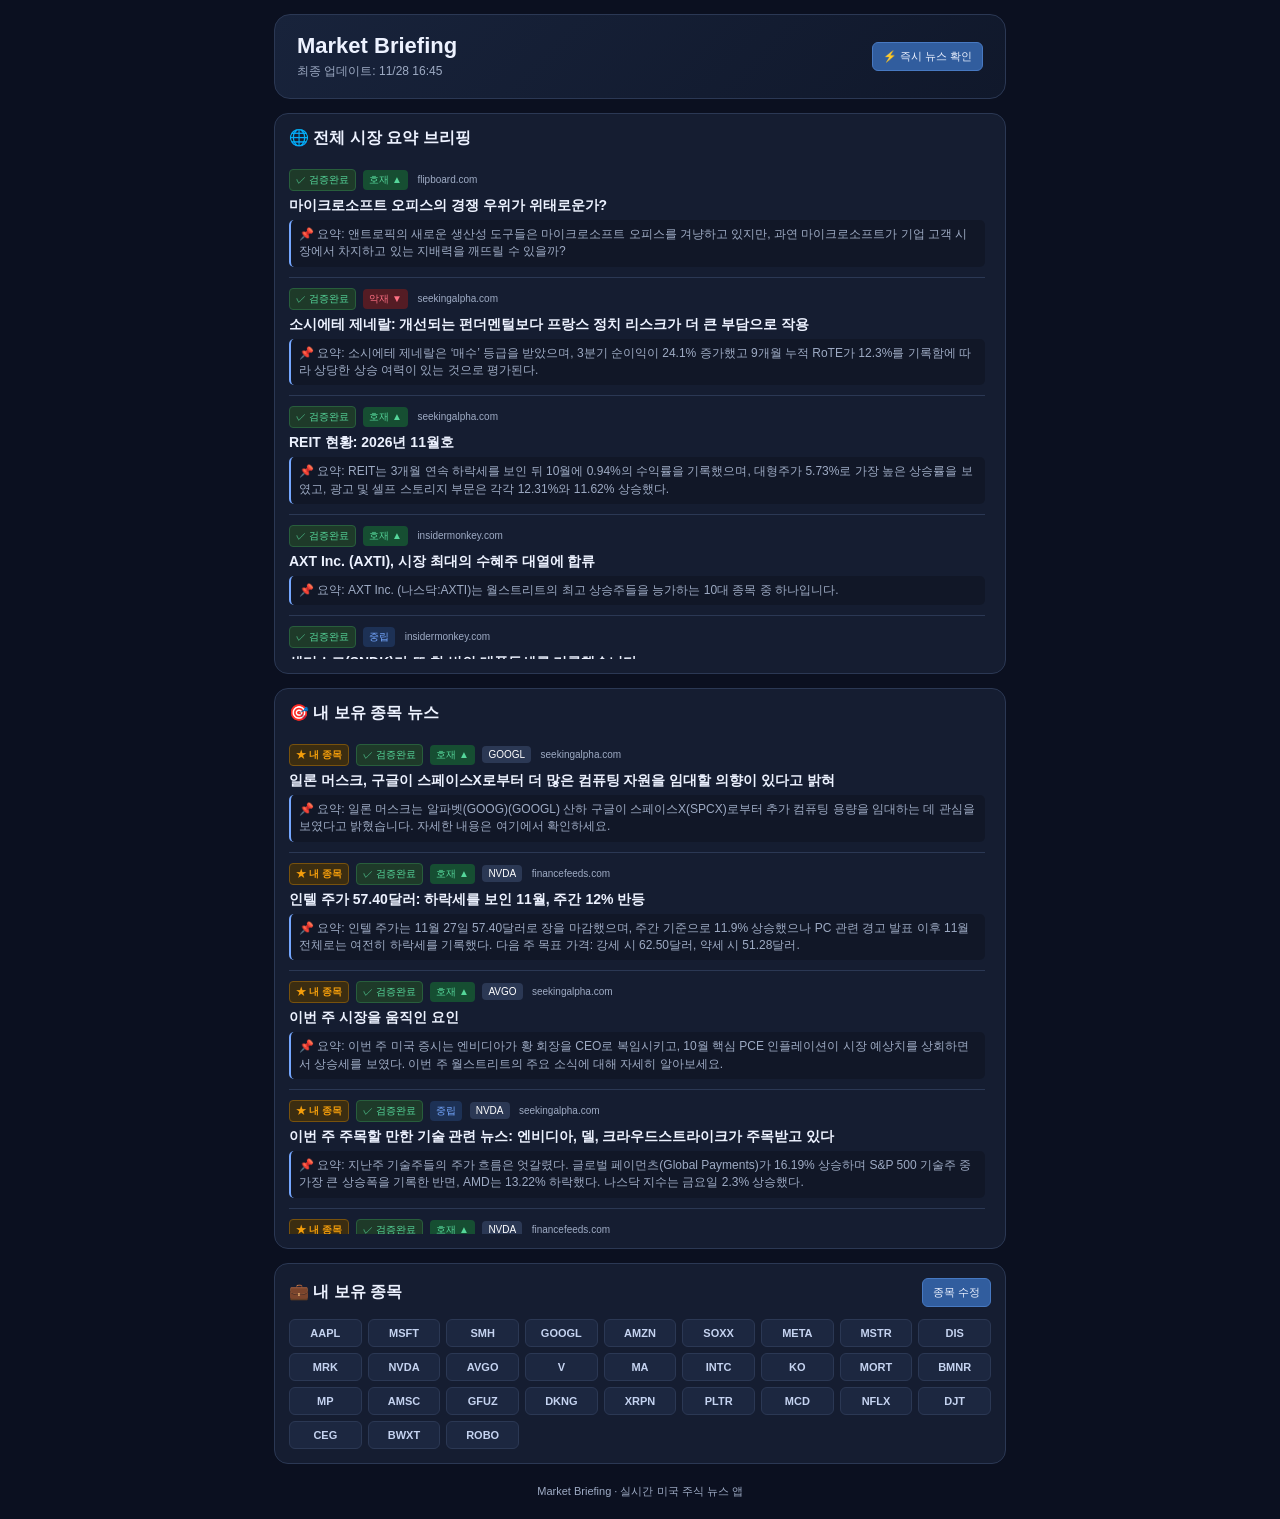
<file: index.html>
<!DOCTYPE html>
<html lang="ko">
<head>
  <meta charset="UTF-8">
  <meta name="viewport" content="width=device-width, initial-scale=1.0">
  <title>Market Briefing</title>

  <link rel="manifest" href="manifest.json">
  <meta name="mobile-web-app-capable" content="yes">
  <meta name="apple-mobile-web-app-capable" content="yes">
  <meta name="apple-mobile-web-app-status-bar-style" content="black-translucent">
  <meta name="theme-color" content="#0b1020">

  <link rel="icon" href="icon.svg" type="image/svg+xml">
  <link rel="apple-touch-icon" href="icon.svg">

  <style>
    * {
      box-sizing: border-box;
    }

    :root {
      --bg: #0b1020;
      --panel: #151d31;
      --panel2: #1c2740;
      --line: #2b3854;
      --text: #edf2ff;
      --muted: #9eabc4;
      --accent: #75a7ff;
      --good: #55d69a;
      --bad: #ff7185;
      --my-stock: #f59e0b;
    }

    body {
      margin: 0;
      background: var(--bg);
      color: var(--text);
      font-family: -apple-system, BlinkMacSystemFont, "Segoe UI", Roboto, sans-serif;
    }

    .container {
      max-width: 760px;
      margin: auto;
      padding: 14px;
    }

    .header {
      background: linear-gradient(135deg, #18233b, #10182b);
      border: 1px solid var(--line);
      border-radius: 16px;
      padding: 18px 22px;
      margin-bottom: 14px;
      display: flex;
      justify-content: space-between;
      align-items: center;
      flex-wrap: wrap;
      gap: 10px;
    }

    h1 {
      margin: 0 0 4px;
      font-size: 22px;
    }

    .date {
      color: var(--muted);
      font-size: 12px;
    }

    .section {
      background: var(--panel);
      border: 1px solid var(--line);
      border-radius: 14px;
      padding: 14px;
      margin-bottom: 14px;
    }

    h2 {
      font-size: 16px;
      margin: 0 0 10px;
      display: flex;
      align-items: center;
      gap: 6px;
    }

    /* 누적 기사를 편하게 스크롤할 수 있도록 높이 500px로 확숙 */
    .news-scroll-container {
      max-height: 500px;
      overflow-y: auto;
      padding-right: 6px;
    }

    .news-scroll-container::-webkit-scrollbar {
      width: 6px;
    }

    .news-scroll-container::-webkit-scrollbar-track {
      background: rgba(0, 0, 0, 0.1);
      border-radius: 3px;
    }

    .news-scroll-container::-webkit-scrollbar-thumb {
      background: var(--line);
      border-radius: 3px;
    }

    .news-scroll-container::-webkit-scrollbar-thumb:hover {
      background: var(--accent);
    }

    .news {
      padding: 10px 0;
      border-bottom: 1px solid var(--line);
    }

    .news:last-child {
      border: 0;
      padding-bottom: 0;
    }

    .tag {
      display: inline-block;
      color: var(--accent);
      background: #1d3155;
      border-radius: 4px;
      padding: 3px 6px;
      font-size: 10px;
      margin-bottom: 5px;
      margin-right: 3px;
    }

    .tag-my {
      background: #3b2d11;
      color: var(--my-stock);
      border: 1px solid #78520d;
      font-weight: bold;
    }

    .tag-verified {
      background: #1e3a29;
      color: var(--good);
      border: 1px solid #285e3c;
    }

    .news-title {
      font-weight: 700;
      font-size: 14px;
      margin-bottom: 5px;
      line-height: 1.35;
    }

    .news-title a {
      color: var(--text);
      text-decoration: none;
    }

    .news-title a:hover {
      text-decoration: underline;
    }

    .news-text {
      color: var(--muted);
      font-size: 12px;
      line-height: 1.45;
      background: rgba(0, 0, 0, 0.2);
      padding: 6px 8px;
      border-radius: 5px;
      border-left: 2px solid var(--accent);
    }

    .toolbar {
      display: flex;
      gap: 8px;
      align-items: center;
      justify-content: space-between;
      margin-bottom: 12px;
    }

    .toolbar h2 {
      margin: 0;
    }

    .edit-area {
      display: flex;
      gap: 4px;
      align-items: center;
      flex-grow: 1;
      justify-content: flex-end;
    }

    .inline-input {
      background: #0e1628;
      color: var(--text);
      border: 1px solid var(--accent);
      border-radius: 6px;
      padding: 5px 8px;
      font-size: 12px;
      width: 100%;
      max-width: 280px;
    }

    .button {
      border: 1px solid var(--line);
      background: var(--panel2);
      color: var(--text);
      border-radius: 6px;
      padding: 6px 10px;
      font-size: 11px;
      cursor: pointer;
      white-space: nowrap;
    }

    .button.primary {
      background: #315d9e;
      border-color: #4779c2;
    }

    .button:hover {
      filter: brightness(1.15);
    }

    .portfolio {
      display: grid;
      grid-template-columns: repeat(auto-fill, minmax(68px, 1fr));
      gap: 6px;
    }

    .stock {
      background: var(--panel2);
      border: 1px solid var(--line);
      border-radius: 6px;
      padding: 7px 0;
      text-align: center;
      font-weight: 700;
      font-size: 11px;
      color: #c5d3f0;
      width: 100%;
    }

    .footer {
      text-align: center;
      color: var(--muted);
      font-size: 11px;
      padding: 6px;
    }
  </style>
</head>

<body>

  <div class="container">

    <header class="header">
      <div>
        <h1>Market Briefing</h1>
        <div class="date" id="lastUpdated">미국 자본시장 · 실시간 뉴스 브리핑</div>
      </div>
      <button class="button primary" id="checkNewsBtn">⚡ 즉시 뉴스 확인</button>
    </header>

    <section class="section">
      <h2>🌐 전체 시장 요약 브리핑</h2>
      <div id="marketNewsContainer" class="news-scroll-container">
        <div class="news-text">전체 시장 뉴스를 불러오는 중입니다...</div>
      </div>
    </section>

    <section class="section">
      <h2>🎯 내 보유 종목 뉴스</h2>
      <div id="portfolioNewsContainer" class="news-scroll-container">
        <div class="news-text">보유 종목 뉴스를 불러오는 중입니다...</div>
      </div>
    </section>

    <section class="section">
      <div class="toolbar">
        <h2>💼 내 보유 종목</h2>
        <div id="editControls" class="edit-area">
          <button class="button primary" id="editBtn">종목 수정</button>
        </div>
      </div>

      <div class="portfolio" id="portfolio"></div>
    </section>

    <div class="footer">
      Market Briefing · 실시간 미국 주식 뉴스 앱
    </div>

  </div>

  <script>
    const defaultTickers = [
      "AAPL", "MSFT", "SMH", "GOOGL", "AMZN", "SOXX", "META", "MSTR",
      "DIS", "MRK", "NVDA", "AVGO", "V", "MA", "INTC", "KO",
      "MORT", "BMNR", "MP", "AMSC", "GFUZ", "DKNG", "XRPN", "PLTR",
      "MCD", "NFLX", "DJT", "CEG", "BWXT", "ROBO"
    ];

    const key = "marketBriefingTickers";
    let tickers = [];
    let newsData = { updated_at: "", market_news: [], portfolio_news: [] };

    const portfolio = document.getElementById("portfolio");
    const editControls = document.getElementById("editControls");
    const marketNewsContainer = document.getElementById("marketNewsContainer");
    const portfolioNewsContainer = document.getElementById("portfolioNewsContainer");
    const lastUpdatedEl = document.getElementById("lastUpdated");
    const checkNewsBtn = document.getElementById("checkNewsBtn");

    function escapeHtml(str) {
      if (!str) return "";
      return String(str)
        .replace(/&/g, "&amp;")
        .replace(/</g, "&lt;")
        .replace(/>/g, "&gt;")
        .replace(/"/g, "&quot;")
        .replace(/'/g, "&#039;");
    }

    function load() {
      try {
        const stored = localStorage.getItem(key);
        tickers = stored ? JSON.parse(stored) : defaultTickers;
      } catch (e) {
        tickers = defaultTickers;
      }

      renderPortfolio();
      renderEditButton();
      fetchNews();
    }

    function renderPortfolio() {
      portfolio.innerHTML = "";
      tickers.forEach(ticker => {
        const el = document.createElement("div");
        el.className = "stock";
        el.textContent = ticker;
        portfolio.appendChild(el);
      });
    }

    function renderEditButton() {
      editControls.innerHTML = `<button class="button primary" id="editBtn">종목 수정</button>`;
      document.getElementById("editBtn").onclick = startInlineEdit;
    }

    function startInlineEdit() {
      editControls.innerHTML = `
        <input type="text" class="inline-input" id="inlineInput" value="${escapeHtml(tickers.join(', '))}" placeholder="티커 입력 (예: NVDA, MSTR)">
        <button class="button primary" id="saveInlineBtn">저장</button>
        <button class="button" id="cancelInlineBtn">취소</button>
      `;

      document.getElementById("saveInlineBtn").onclick = () => {
        const val = document.getElementById("inlineInput").value;
        const next = val.split(",").map(x => x.trim().toUpperCase()).filter(Boolean);
        if (!next.length) return;

        tickers = [...new Set(next)];
        localStorage.setItem(key, JSON.stringify(tickers));
        renderPortfolio();
        renderAllNews();
        renderEditButton();
      };

      document.getElementById("cancelInlineBtn").onclick = renderEditButton;
    }

    async function fetchNews() {
      checkNewsBtn.textContent = "🔄 업데이트 중...";
      try {
        const res = await fetch(`news.json?t=${Date.now()}`);
        if (!res.ok) throw new Error("news.json 불러오기 실패");
        
        newsData = await res.json();
        
        if (newsData.updated_at) {
          const dateObj = new Date(newsData.updated_at);
          if (!isNaN(dateObj.getTime())) {
            const month = dateObj.getMonth() + 1;
            const date = dateObj.getDate();
            const hours = String(dateObj.getHours()).padStart(2, '0');
            const minutes = String(dateObj.getMinutes()).padStart(2, '0');
            lastUpdatedEl.textContent = `최종 업데이트: ${month}/${date} ${hours}:${minutes}`;
          }
        }
        
        renderAllNews();
      } catch (err) {
        console.error(err);
        const errHtml = `<div class="news-text">뉴스를 수집하는 중입니다. 잠시 후 [⚡ 즉시 뉴스 확인]을 눌러주세요.</div>`;
        marketNewsContainer.innerHTML = errHtml;
        portfolioNewsContainer.innerHTML = errHtml;
      } finally {
        checkNewsBtn.textContent = "⚡ 즉시 뉴스 확인";
      }
    }

    function renderNewsList(articles, container) {
      if (!articles || articles.length === 0) {
        container.innerHTML = `<div class="news-text">해당하는 뉴스가 없습니다.</div>`;
        return;
      }

      container.innerHTML = articles.map(art => {
        const symbol = art.symbol ? art.symbol.toUpperCase() : "";
        const score = typeof art.sentiment_score === "number" ? art.sentiment_score : 0;
        const isCrossVerified = art.cross_verified || false;

        let sentimentText = "중립";
        let tagStyle = "background: #1d3155; color: #75a7ff;";

        if (score > 0.05) {
          sentimentText = "호재 ▲";
          tagStyle = "background: #164e32; color: #55d69a;";
        } else if (score < -0.05) {
          sentimentText = "악재 ▼";
          tagStyle = "background: #541c24; color: #ff7185;";
        }

        const titleKo = escapeHtml(art.title_ko || art.title || "제목 없음");
        const snippetKo = escapeHtml(art.snippet_ko || art.snippet || "상세 요약이 없습니다.");
        const url = art.url ? escapeHtml(art.url) : "#";
        const source = escapeHtml(art.source || "News Feed");
        const isMy = symbol && tickers.includes(symbol);

        return `
          <div class="news">
            <div>
              ${isMy ? `<span class="tag tag-my">★ 내 종목</span>` : ""}
              ${isCrossVerified ? `<span class="tag tag-verified">✓ 검증완료</span>` : ""}
              <span class="tag" style="${tagStyle}">${sentimentText}</span>
              ${symbol ? `<span class="tag" style="background:#2b3854; color:#fff;">${symbol}</span>` : ""}
              <span class="tag" style="background:transparent; color:var(--muted); padding:0 2px;">${source}</span>
            </div>
            <div class="news-title">
              <a href="${url}" target="_blank" rel="noopener noreferrer">${titleKo}</a>
            </div>
            <div class="news-text">📌 요약: ${snippetKo}</div>
          </div>
        `;
      }).join("");
    }

    function renderAllNews() {
      const activeTickers = new Set(tickers);

      // 1. 보유 종목 뉴스 선택
      const portfolioArticles = (newsData.portfolio_news || []).filter(art => {
        const sym = art.symbol ? art.symbol.toUpperCase() : "";
        return activeTickers.has(sym);
      });

      // 보유 종목 칸에 출력되는 기사의 URL 기록
      const portfolioUrls = new Set(portfolioArticles.map(a => a.url));

      // 2. 전체 시장 뉴스에서 보유 종목 관련 기사 완전히 제거 (중복 차단)
      const marketArticles = (newsData.market_news || []).filter(art => {
        const sym = art.symbol ? art.symbol.toUpperCase() : "";
        if (activeTickers.has(sym)) return false; 
        if (portfolioUrls.has(art.url)) return false; 
        return true;
      });

      renderNewsList(marketArticles, marketNewsContainer);
      renderNewsList(portfolioArticles, portfolioNewsContainer);
    }

    checkNewsBtn.onclick = fetchNews;

    load();
  </script>

</body>
</html>
</file>
